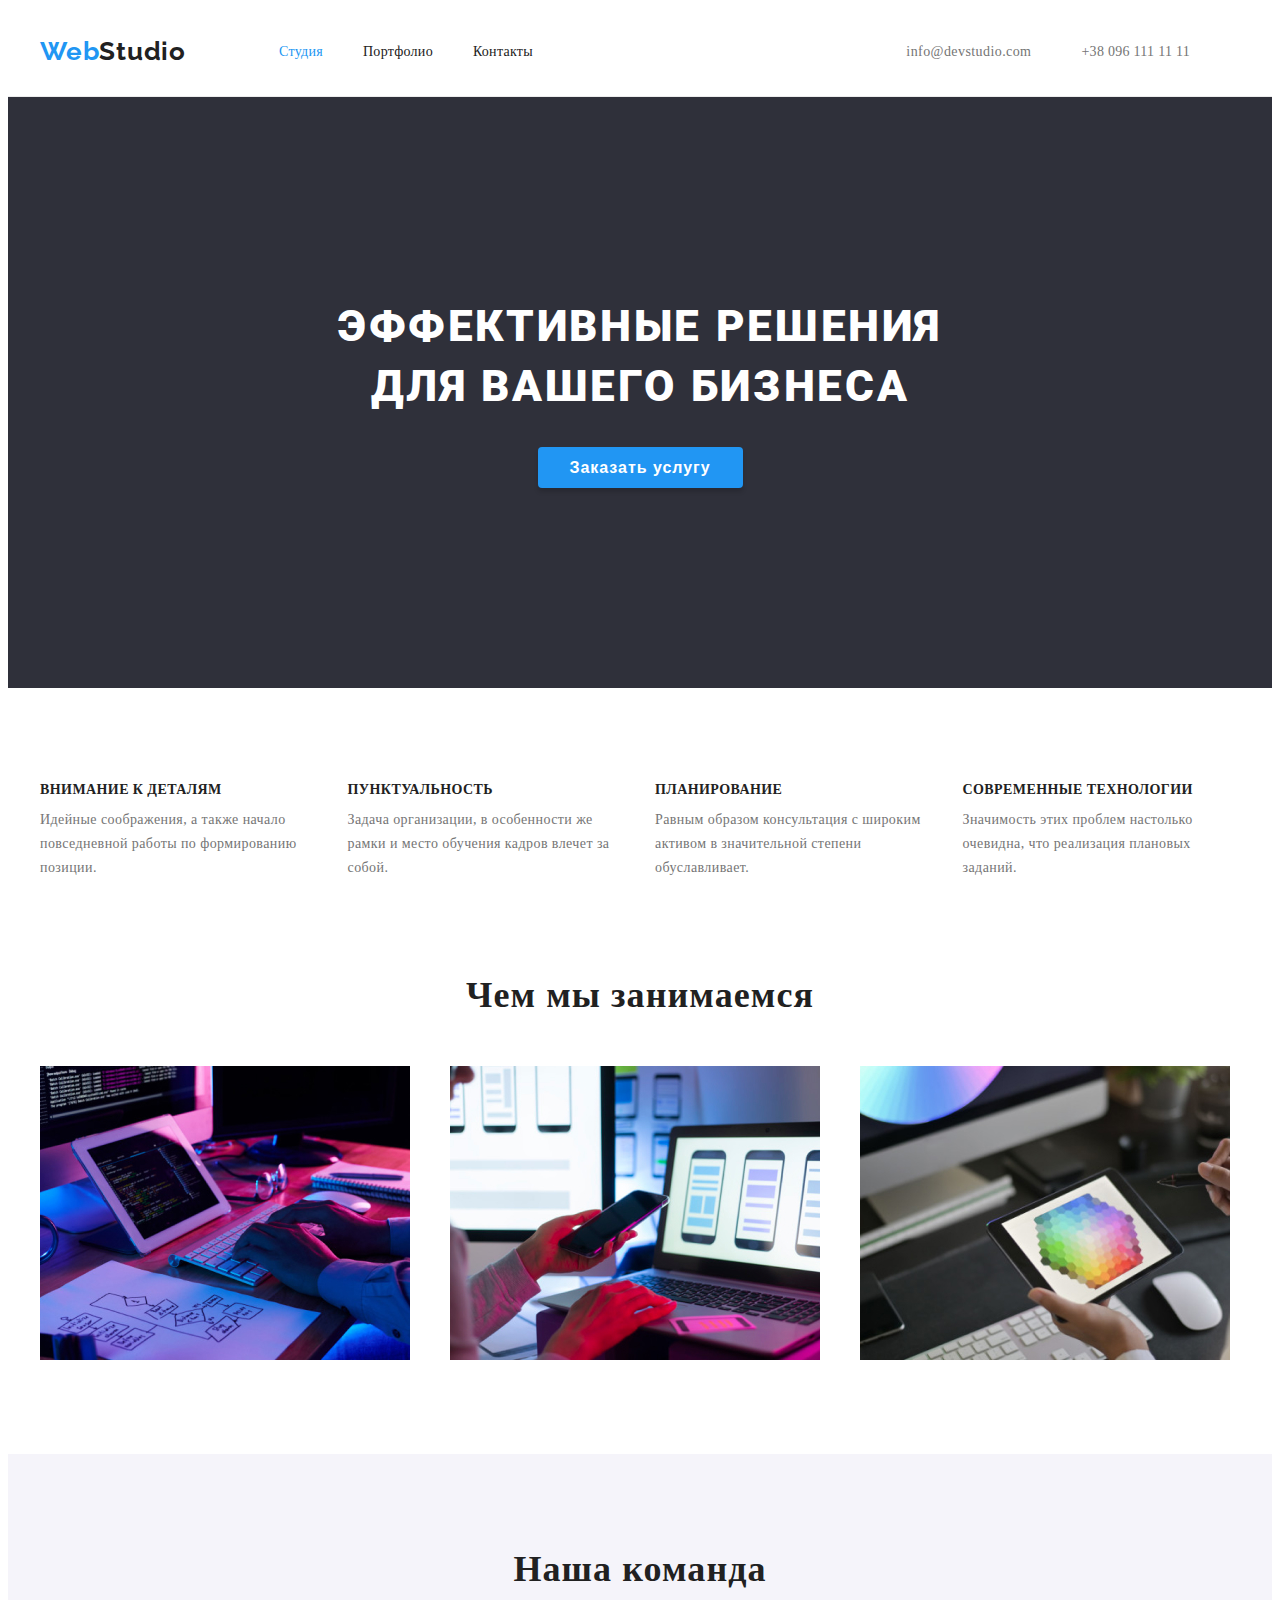
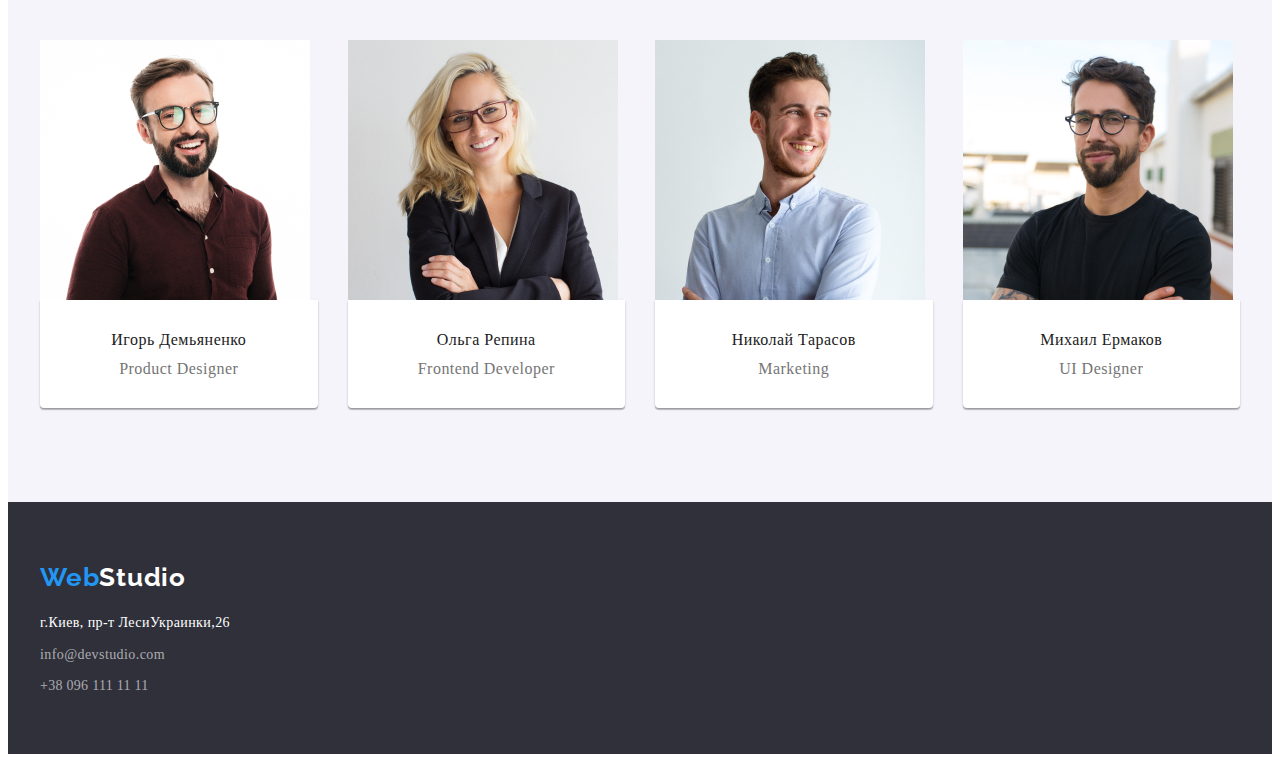
<file: index.html>
<!DOCTYPE html>
<html lang="ru">

<head>
    <meta charset="UTF-8">
    <meta http-equiv="X-UA-Compatible" content="IE=edge">
    <meta name="viewport" content="width=device-width, initial-scale=1.0">
    <title>Студия</title>
    <link rel="stylesheet" href="https://cdnjs.cloudflare.com/ajax/libs/modern-normalize/1.0.0/modern-normalize.min.css"
        integrity="sha512-ISS7cAi1PEhQ8jnbJpJZMd29NlhNj4AWYyLOSp2CE/CsHxTCu+r+t0D2yoJudVrd0/8fTVPUVDzY5Tvli75u/g=="
        crossorigin="anonymous" />
    <link rel="preconnect" href="https://fonts.gstatic.com">
    <link
        href="https://fonts.googleapis.com/css2?family=Raleway:wght@700&family=Roboto:wght@400;500;700;900&display=swap"
        rel="stylesheet">
    <link rel="stylesheet" href="css/styles.css">
</head>

<body>
    <!-- Шапка сайта -->
    <header class="header">
        <div class="container">
            <nav class="navigation">
                <a class="logo-header link" href="" lang="en"><span class="logo-link">Web</span>Studio</a>
                <ul class="navigation-list list">
                    <li class="navigation-item">
                        <a class="navigation-link link current" href="index.html">Студия</a>
                    </li>
                    <li class="navigation-item">
                        <a class="navigation-link link" href="portfolio.html">Портфолио</a>
                    </li>
                    <li class="navigation-item">
                        <a class="navigation-link link" href="">Контакты</a>
                    </li>
                </ul>
            </nav>
            <ul class="contact-list list">
                <li class="contact-item">
                    <a class="contact-header link" href="meilto:info@devstudio.com" lang="en">info@devstudio.com</a>
                </li>
                <li class="contact-item">
                    <a class="tel-header link" href="tel:+380961111111">+38 096 111 11 11</a>
                </li>
            </ul>
        </div>
    </header>

    <!--Основная часть-->
    <main>

        <!-- section hero-->
        <section class="hero">
            <div class="container">
                <h1 class="hero-title"> Эффективные решения <br> для вашего бизнеса </h1>
                <button class="modal-btm" type="button">Заказать услугу</button>
            </div>
        </section>

        <!-- section features-->
        <section class="features">
            <div class="container">
                <h2 class="visually-hidden">Особенности</h2>
                <ul class="features-list list">
                    <li class="features-item">
                        <h3 class="features-list-title">Внимание к деталям</h3>
                        <p class="features-list-description">Идейные соображения, а также начало повседневной работы по
                            формированию позиции.</p>
                    </li>
                    <li class="features-item">
                        <h3 class="features-list-title">Пунктуальность</h3>
                        <p class="features-list-description">Задача организации, в особенности же рамки и место обучения
                            кадров влечет за собой.</p>
                    </li>
                    <li class="features-item">
                        <h3 class="features-list-title">Планирование</h3>
                        <p class="features-list-description">Равным образом консультация с широким активом в
                            значительной
                            степени обуславливает.</p>
                    </li>
                    <li class="features-item">
                        <h3 class="features-list-title">Современные технологии</h3>
                        <p class="features-list-description">Значимость этих проблем настолько очевидна, что реализация
                            плановых заданий.</p>
                    </li>
                </ul>
            </div>
        </section>

        <!-- section about-->
        <section class="about">
            <div class="container">
                <h2 class="title">Чем мы занимаемся</h2>
                <ul class="about-list list">
                    <li class="about-item">
                        <img class="about-img" src="./images/what_are_we_doing/img-1.jpg" alt="построение логики"
                            width="370" height="294">
                    </li>
                    <li class="about-item">
                        <img class="about-img" src="./images/what_are_we_doing/img-2.jpg" alt="разработка приложений"
                            width="370" height="294">
                    </li>
                    <li class="about-item">
                        <img class="about-img" src="./images/what_are_we_doing/img-3.jpg" alt="оформление" width="370"
                            height="294">
                    </li>
                </ul>
            </div>
        </section>

        <!-- section team-->
        <section class="team">
            <div class="container">
                <h2 class="title">Наша команда</h2>
                <ul class="team-list list">
                    <li class="team-item">
                        <img class="team-ing" src="./images/our_team/igor.jpg" alt="фото Игоря" width="270"
                            height="260">
                        <div class="team-list-content-wrapper">
                            <h3 class="team-list-title">Игорь Демьяненко</h3>
                            <p class="team-list-position" lang="en">Product Designer</p>
                        </div>
                    </li>
                    <li class="team-item">
                        <img class="team-ing" src="./images/our_team/olga.jpg" alt="фото Ольги" width="270"
                            height="260">
                        <div class="team-list-content-wrapper">
                            <h3 class="team-list-title">Ольга Репина</h3>
                            <p class="team-list-position" lang="en">Frontend Developer</p>
                        </div>
                    </li>
                    <li class="team-item">
                        <img class="team-ing" src="./images/our_team/nick.jpg" alt="фото Николая" width="270"
                            height="260">
                        <div class="team-list-content-wrapper">
                            <h3 class="team-list-title">Николай Тарасов</h3>
                            <p class="team-list-position" lang="en">Marketing</p>
                        </div>

                    </li>
                    <li class="team-item">
                        <img class="team-ing" src="./images/our_team/michael.jpg" alt="фото Михаила" width="270"
                            height="260">
                        <div class="team-list-content-wrapper">
                            <h3 class="team-list-title">Михаил Ермаков</h3>
                            <p class="team-list-position" lang="en">UI Designer</p>
                        </div>

                    </li>
                </ul>
            </div>
        </section>
    </main>

    <!-- Футер-->
    <footer class="footer">
        <div class="container">
            <a class="logo-footer link" href="" lang="en"><span class="logo-link">Web</span>Studio</a>
            <address class="address">
                <ul class="list">
                    <li class="address-item">
                        <a class="address-link link" href="https://goo.gl/maps/hJvZycfBBgBAG4h58" target="blank"
                            rel="noopener noreferrer">г.Киев,
                            пр-т ЛесиУкраинки,26</a>
                    </li>
                    <li class="address-item">
                        <a class="contact-footer link" href="meilto:info@devstudio.com" lang="en">info@devstudio.com</a>
                    </li>
                    <li class="address-item">
                        <a class="tel-footer link" href="tel:+380961111111">+38 096 111 11 11</a>
                    </li>
                </ul>
            </address>
        </div>
    </footer>
</body>

</html>
</file>
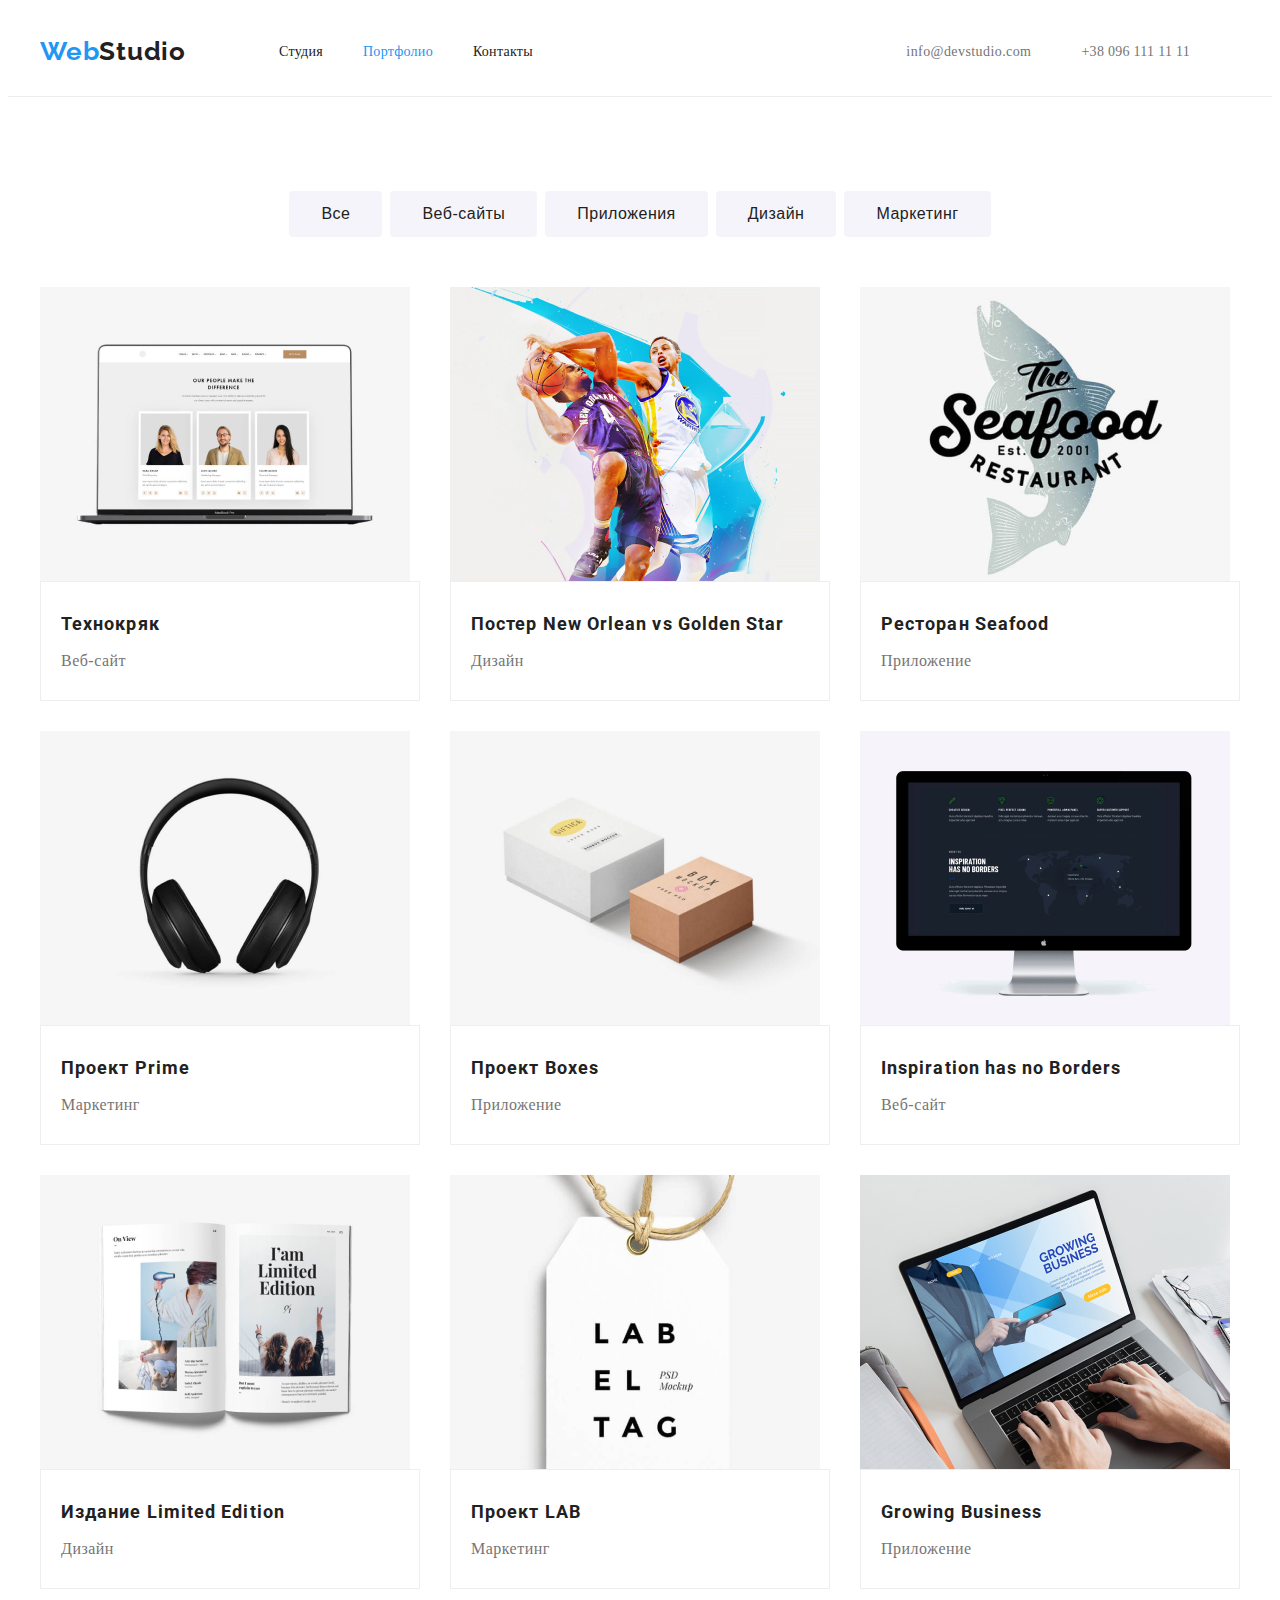
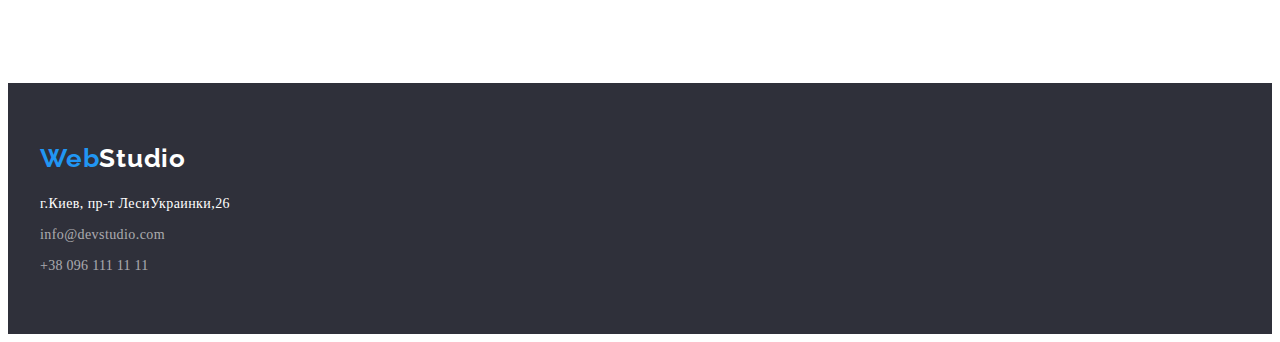
<file: portfolio.html>
<!DOCTYPE html>
<html lang="ru">

<head>
    <meta charset="UTF-8">
    <meta http-equiv="X-UA-Compatible" content="IE=edge">
    <meta name="viewport" content="width=device-width, initial-scale=1.0">
    <title>Портфолио</title>
    <link rel="stylesheet" href="https://cdnjs.cloudflare.com/ajax/libs/modern-normalize/1.0.0/modern-normalize.min.css"
        integrity="sha512-ISS7cAi1PEhQ8jnbJpJZMd29NlhNj4AWYyLOSp2CE/CsHxTCu+r+t0D2yoJudVrd0/8fTVPUVDzY5Tvli75u/g=="
        crossorigin="anonymous" />
    <link rel="preconnect" href="https://fonts.gstatic.com">
    <link
        href="https://fonts.googleapis.com/css2?family=Raleway:wght@700&family=Roboto:wght@400;500;700;900&display=swap"
        rel="stylesheet">
    <link rel="stylesheet" href="css/styles.css">
</head>

<body>

    <!-- Шапка сайта -->
    <header class="header">
        <div class="container">
            <nav class="navigation">
                <a class="logo-header link" href="" lang="en"><span class="logo-link">Web</span>Studio</a>
                <ul class="navigation-list list">
                    <li class="navigation-item">
                        <a class="navigation-link link" href="index.html">Студия</a>
                    </li>
                    <li class="navigation-item">
                        <a class="navigation-link link current" href="portfolio.html">Портфолио</a>
                    </li>
                    <li class="navigation-item">
                        <a class="navigation-link link" href="">Контакты</a>
                    </li>
                </ul>
            </nav>
            <ul class="contact-list list">
                <li class="contact-item">
                    <a class="contact-header link" href="meilto:info@devstudio.com" lang="en">info@devstudio.com</a>
                </li>
                <li class="contact-item">
                    <a class="tel-header link" href="tel:+380961111111">+38 096 111 11 11</a>
                </li>
            </ul>
        </div>
    </header>

    <!--Основная часть-->
    <main>

        <!-- section portfolio-->
        <section class="portfolio">
            <div class="container">
                <h1 class="visually-hidden">filter</h1>
                <ul class="filter-list list">
                    <li class="filter-item">
                        <button class="filter-btm" type="button">Все</button>
                    </li>
                    <li class="filter-item">
                        <button class="filter-btm" type="button">Веб-сайты</button>
                    </li>
                    <li class="filter-item">
                        <button class="filter-btm" type="button">Приложения</button>
                    </li>
                    <li class="filter-item">
                        <button class="filter-btm" type="button">Дизайн</button>
                    </li>
                    <li class="filter-item">
                        <button class="filter-btm" type="button">Маркетинг</button>
                    </li>
                </ul>
                <ul class="projects-list list">
                    <li class="projects-item">
                        <a class="projects-link link" href="">
                            <img src="./images/projects/project-1.jpg" alt="главная страница веб-сайта" width="370"
                                height="294">
                            <div class="projects-list-content-wrapper">
                                <h2 class="projects-title">Технокряк</h2>
                                <p class="projects-description">Веб-сайт</p>
                            </div>
                        </a>
                    </li>
                    <li class="projects-item">
                        <a class="projects-link link" href="">
                            <img src="./images/projects/project-2.jpg" alt="баскетболисты с мячом" width="370"
                                height="294">
                            <div class="projects-list-content-wrapper">
                                <h2 class="projects-title">Постер <span lang="en">New Orlean vs Golden Star</span></h2>
                                <p class="projects-description">Дизайн</p>
                            </div>
                        </a>
                    </li>
                    <li class="projects-item">
                        <a class="projects-link link" href="">
                            <img src="./images/projects/project-3.jpg" alt="белая рыба символ ресторана" width="370"
                                height="294">
                            <div class="projects-list-content-wrapper">
                                <h2 class="projects-title">Ресторан <span lang="en">Seafood</span></h2>
                                <p class="projects-description">Приложение</p>
                            </div>
                        </a>
                    </li>
                    <li class="projects-item">
                        <a class="projects-link link" href="">
                            <img src="./images/projects/project-4.jpg" alt="черные большие наушники" width="370"
                                height="294">
                            <div class="projects-list-content-wrapper">
                                <h2 class="projects-title">Проект <span lang="en">Prime</span>
                                </h2>
                                <p class="projects-description">Маркетинг</p>
                            </div>
                        </a>
                    </li>
                    <li class="projects-item">
                        <a class="projects-link link" href="">
                            <img src="./images/projects/project-5.jpg" alt="две коробки" width="370" height="294">
                            <div class="projects-list-content-wrapper">
                                <h2 class="projects-title">Проект <span lang="en">Boxes</span></h2>
                                <p class="projects-description">Приложение</p>
                            </div>
                        </a>
                    </li>
                    <li class="projects-item">
                        <a class="projects-link link" href="">
                            <img src="./images/projects/project-6.jpg" alt="веб-сайт с темной темой" width="370"
                                height="294">
                            <div class="projects-list-content-wrapper">
                                <h2 class="projects-title" lang="en">Inspiration has no Borders</h2>
                                <p class="projects-description">Веб-сайт</p>
                            </div>
                        </a>
                    </li>
                    <li class="projects-item">
                        <a class="projects-link link" href="">
                            <img src="./images/projects/project-7.jpg" alt="раскрытый гламурный журнал" width="370"
                                height="294">
                            <div class="projects-list-content-wrapper">
                                <h2 class="projects-title">Издание <span lang="en">Limited Edition</span></h2>
                                <p class="projects-description">Дизайн</p>
                            </div>
                        </a>
                    </li>
                    <li class="projects-item">
                        <a class="projects-link link" href="">
                            <img src="./images/projects/project-8.jpg" alt="белый картонный ярлык" width="370"
                                height="294">
                            <div class="projects-list-content-wrapper">
                                <h2 class="projects-title">Проект <span lang="en">LAB</span></h2>
                                <p class="projects-description">Маркетинг</p>
                            </div>
                        </a>
                    </li>
                    <li class="projects-item">
                        <a class="projects-link link" href="">
                            <img src="./images/projects/project-9.jpg" alt="приложение для бизнеса на ноутбуке"
                                width="370" height="294">
                            <div class="projects-list-content-wrapper">
                                <h2 class="projects-title" lang="en">Growing Business</h2>
                                <p class="projects-description">Приложение</p>
                            </div>
                        </a>
                    </li>
                </ul>
            </div>
        </section>
    </main>

    <!-- Футер-->
    <footer class="footer">
        <div class="container">
            <a class="logo-footer link" href="" lang="en"><span class="logo-link">Web</span>Studio</a>
            <address class="address">
                <ul class="list">
                    <li class="address-item">
                        <a class="address-link link" href="https://goo.gl/maps/hJvZycfBBgBAG4h58" target="blank"
                            rel="noopener noreferrer">г.Киев,
                            пр-т ЛесиУкраинки,26</a>
                    </li>
                    <li class="address-item">
                        <a class="contact-footer link" href="meilto:info@devstudio.com" lang="en">info@devstudio.com</a>
                    </li>
                    <li class="address-item">
                        <a class="tel-footer link" href="tel:+380961111111">+38 096 111 11 11</a>
                    </li>
                </ul>
            </address>
        </div>
    </footer>

</body>

</html>
</file>
<file: css/styles.css>
:root {
--main-font: "Roboto", sans-serif;
--secondary-font: "Raleway", sans-serif;
--primary-text-color: #212121;
--primary-contact-color:  #757575;
--secondary-contact-color:  rgba(255, 255, 255, 0.6);
--background-body-color: #E5E5E5;
--background-team-color: #F5F4FA;
--background-dark-color: #2F303A;
--primary-color: #FFFFFF;
--accent-color:  #2196F3;
--border-color:  #EEEEEE;
--section-pb: 94px;
--section-pt: 94px;
}

.body {
font-family: var(--main-font);
background: var(--background-body-color);
}

h1,
h2,
h3,
h4,
h5,
h6,
p {
margin: 0;
}

ul,
ol {
margin: 0;
padding: 0;
}

img {
display: block;
max-width: 100%;
height: auto;
}

.link {
text-decoration: none;
}

.list {
list-style: none;
}

.address {
font-style: normal;
}

.visually-hidden {
position: absolute !important;
clip: rect(1px 1px 1px 1px); /* IE6, IE7 */
clip: rect(1px, 1px, 1px, 1px);
padding: 0 !important;
border: 0 !important;
height: 1px !important;
width: 1px !important;
overflow: hidden;
}
.container {
width: 1200px;
margin: 0 auto;
padding-left: 15px;
padding-right: 15px;
}


/*===========HEADER===========*/
.header {
border-bottom: 1px solid #ECECEC;
}

.header .container {
display: flex;
align-items: center;
}

.navigation {
display: flex;
align-items: center;
}

.navigation-list {
display: flex;
align-items: center;
}

.contact-list {
display: flex;
align-items: center;
}

.logo-header:hover,
.logo-header:focus,
.navigation-link:hover,
.navigation-link:focus, 
.contact-header:hover,
.contact-header:focus,
.tel-header:hover,
.tel-header:focus {
color: var(--accent-color);
cursor: pointer;
}

/*========= logo ==========*/
.logo-header {
font-family: var(--secondary-font);
font-weight: 700;
font-size: 26px;
line-height: 1.19;
letter-spacing: 0.03em;
color: var(--primary-text-color);
margin-right: 93px;
padding-top: 24px;
padding-bottom: 25px;
}

.logo-link {
font-family: var(--secondary-font);
font-weight: 700;
font-size: 26px;
line-height: 1.19;
letter-spacing: 0.03em;
color: var(--accent-color);
}

/*========== navigation ===========*/
.navigation-link {
display: block;
font-weight: 500;
font-size: 14px;
line-height: 1.14;
letter-spacing: 0.02em;
color: var(--primary-text-color);
padding-top: 32px;
padding-bottom: 32px;
}

.navigation-link.current {
color: var(--accent-color);
}

.navigation-item:not(:last-child) {
margin-right: 40px;
}

/*=========== contact-list =========*/
.contact-list {
margin-left: auto;
}

.contact-item {
margin-right: 50px;
}
.contact-header {
display: block;
font-weight: 500;
font-size: 14px;
line-height: 1.71;
letter-spacing: 0.03em;
color: var(--primary-contact-color);
padding-top: 32px;
padding-bottom: 32px;
}

.tel-header {
display: block;
font-weight: 500;
font-size: 14px;
line-height: 1.14;
letter-spacing: 0.02em;
color: var(--primary-contact-color);
cursor: pointer;
padding-top: 32px;
padding-bottom: 32px;
}

/*==========MAIN===========*/
/*================ section hero ===============*/

.hero {
padding-top: 200px;
padding-bottom: 200px;
text-align: center;
background-color: var(--background-dark-color);
}

.hero-title {
font-family: var(--main-font);
font-weight: 900;
font-size: 44px;
line-height: 1.36;
letter-spacing: 0.06em;
color: var(--primary-color);
margin-bottom: 30px;
text-transform: uppercase;
}

/*=========== button =========*/
.modal-btm {
font-weight: 700;
font-size: 16px;
line-height: 1.36;
align-items: center;
letter-spacing: 0.06em;
background-color: var(--accent-color);
color: var(--primary-color);
cursor: pointer;
min-width: 200px;
padding: 10px 32px;
border-radius: 4px;
box-shadow: 0px 4px 4px rgba(0, 0, 0, 0.15);
border-style: none;
display: inline-block;
}

/*========= section features ==========*/
.features {
padding-top: var(--section-pt);
padding-bottom: var(--section-pb);
}

.features-list {
display: flex;
margin-left: -30px;
margin-top: -30px;
}
.features-item {
flex-basis: calc(100% / 4 - 30px);
margin-left: 30px;
margin-top: 30px;
}

.features-list-title {
font-weight: 700;
font-size: 14px;
line-height: 1.14;
letter-spacing: 0.03em;
text-transform: uppercase;
color: var(--primary-text-color);
margin-bottom: 10px;

}
.features-list-description {
font-weight: normal;
font-size: 14px;
line-height: 1.71;
letter-spacing: 0.03em;
color: var(--primary-contact-color);
}

/*========== section about ==========*/

.about {
padding-bottom: var(--section-pb);
}

.about .title {
margin-bottom: 50px;
}

.title {
font-weight: 700;
font-size: 36px;
line-height: 1.17;
text-align: center;
letter-spacing: 0.03em;
color: var(--primary-text-color);
}

.about-list {
display: flex;
margin-left: -30px;
margin-top: -30px;
}
.about-item {
flex-basis: calc(100% / 3 - 30px);
margin-left: 30px;
margin-top: 30px;
}

/*========= section team =========*/

.team {
background-color: var(--background-team-color); 
padding-top: var(--section-pt);
padding-bottom: var(--section-pb);
}

.team .title {
margin-bottom: 50px;
}
.team-list {
display: flex;
margin-left: -30px;
margin-top: -30px;
}
.team-item {
flex-basis: calc(100% / 4 - 30px);
margin-left: 30px;
margin-top: 30px;
}

.team-list-content-wrapper {
padding-top: 30px;
padding-bottom: 30px;
text-align: center;
background: var(--primary-color);
box-shadow: 0px 1px 3px rgba(0, 0, 0, 0.12), 0px 1px 1px rgba(0, 0, 0, 0.14), 0px 2px 1px rgba(0, 0, 0, 0.2);
border-radius: 0px 0px 4px 4px;
}

.team-list-title {
font-weight: 500;
font-size: 16px;
line-height: 1.19;
letter-spacing: 0.03em;
color: var(--primary-text-color);
margin-bottom: 10px;
}

.team-list-position{
font-weight: 400;
font-size: 16px;
line-height: 1.19;
letter-spacing: 0.03em;
color: var(--primary-contact-color);
}

/*============FOOTER===========*/
.footer {
background-color: var(--background-dark-color);
padding-top: 60px;
padding-bottom: 60px;
}

.logo-footer:hover,
.logo-footer:focus,
.contact-footer:hover,
.contact-footer:focus, 
.tel-footer:hover,
.tel-footer:focus {
color: var(--accent-color);
cursor: pointer;
}

/*====== logo =======*/
.logo-footer {
font-family: var(--secondary-font);
font-weight: 700;
font-size: 26px;
line-height: 1.19;
letter-spacing: 0.03em;
color: var(--primary-color);
display: inline-block;
margin-bottom: 20px;
}

/*====== address =======*/
.address-item {
margin-bottom: 9px;
}

.address-item:last-child {
margin-bottom: 0;
}

.address-link {
font-weight: 400;
font-size: 14px;
line-height: 1.46;
letter-spacing: 0.03em;
color:var(--primary-color);
}

.address-link:hover,
.address-link:focus {
color: var(--accent-color);
cursor: pointer;
}

/*====== contact =======*/
.contact-footer {
font-weight: normal;    
font-size: 14px;
line-height: 1.71;
letter-spacing: 0.03em;
color: var(--secondary-contact-color);
}

/*====== tel =======*/
.tel-footer {
font-weight: normal;
font-size: 14px;
line-height: 1.14;
letter-spacing: 0.02em;
color: var(--secondary-contact-color);
cursor: pointer;
}

/*======================= portfolio ============================*/
/*===== section portfolio=====*/

.portfolio {
padding-top: var(--section-pt);
padding-bottom: var(--section-pb); 
}

.filter-list {
display: flex;
margin-bottom: 50px;
justify-content: center;
}

.filter-item:not(:last-child) {
margin-right: 8px;
}   

.filter-btm {
font-weight: 500;
font-size: 16px;
line-height: 1.63;
text-align: center;
letter-spacing: 0.03em;
background-color: var(--background-team-color);
color: var(--primary-text-color);
padding: 10px 32px;
border-radius: 4px;
border-style: none;
}

.filter-btm:hover,
.filter-btm:focus {
color: var(--primary-color);
background-color: var(--accent-color);
cursor: pointer;
}

/*===== projects =======*/

.projects-list {
display: flex;
flex-wrap: wrap;
margin-left: -30px;
margin-top: -30px;
}

.projects-item {
flex-basis: calc(100% / 3 - 30px);
margin-left: 30px;
margin-top: 30px;
}

.projects-list-content-wrapper {
padding: 24px 20px;
background: var(--primary-color);
border: 1px solid var(--border-color);
}

.projects-title {

font-weight: 700;
font-size: 18px;
line-height: 2;
letter-spacing: 0.06em;
background-color: var(--primary-color);
color: var(--primary-text-color);
margin-bottom: 4px;
font-family: var(--main-font);
}

.projects-description {
font-weight: 400;
font-size: 16px;
line-height: 1.87;
letter-spacing: 0.03em;
color: var(--primary-contact-color);
}
</file>
